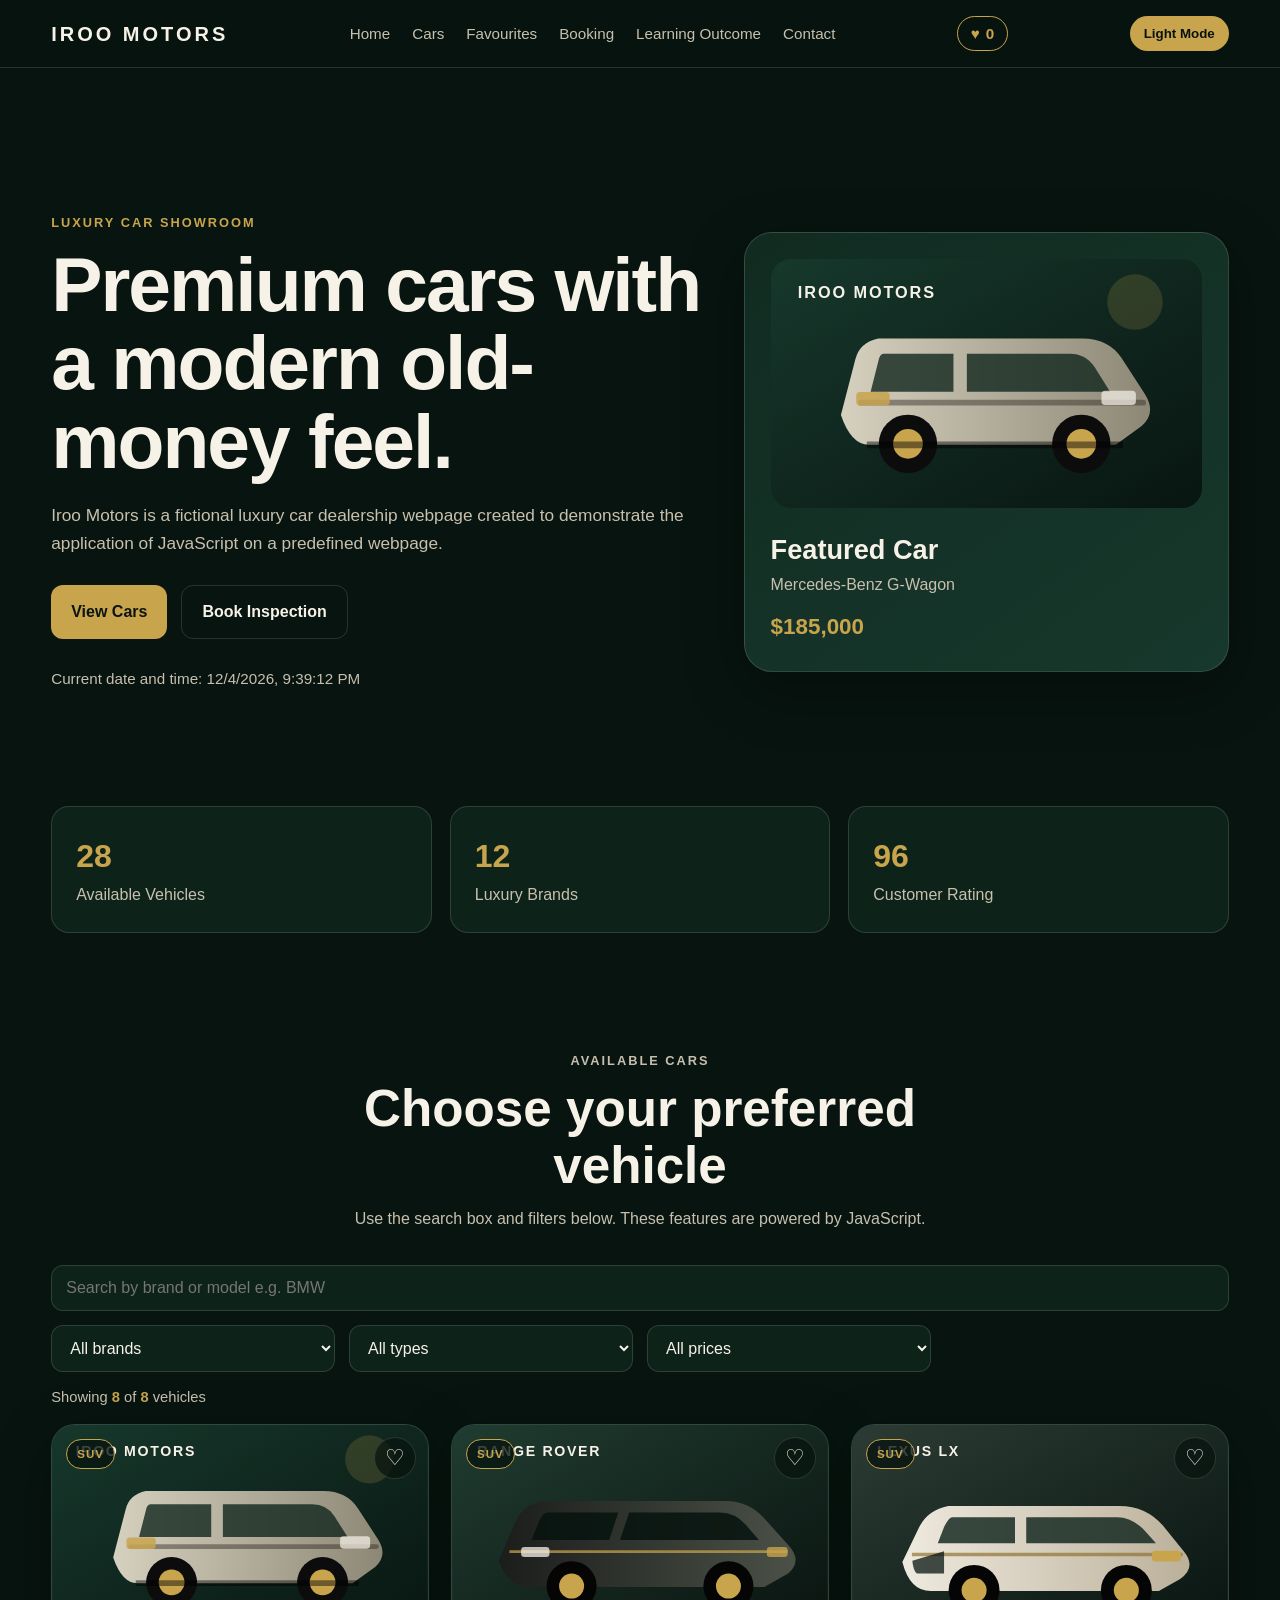
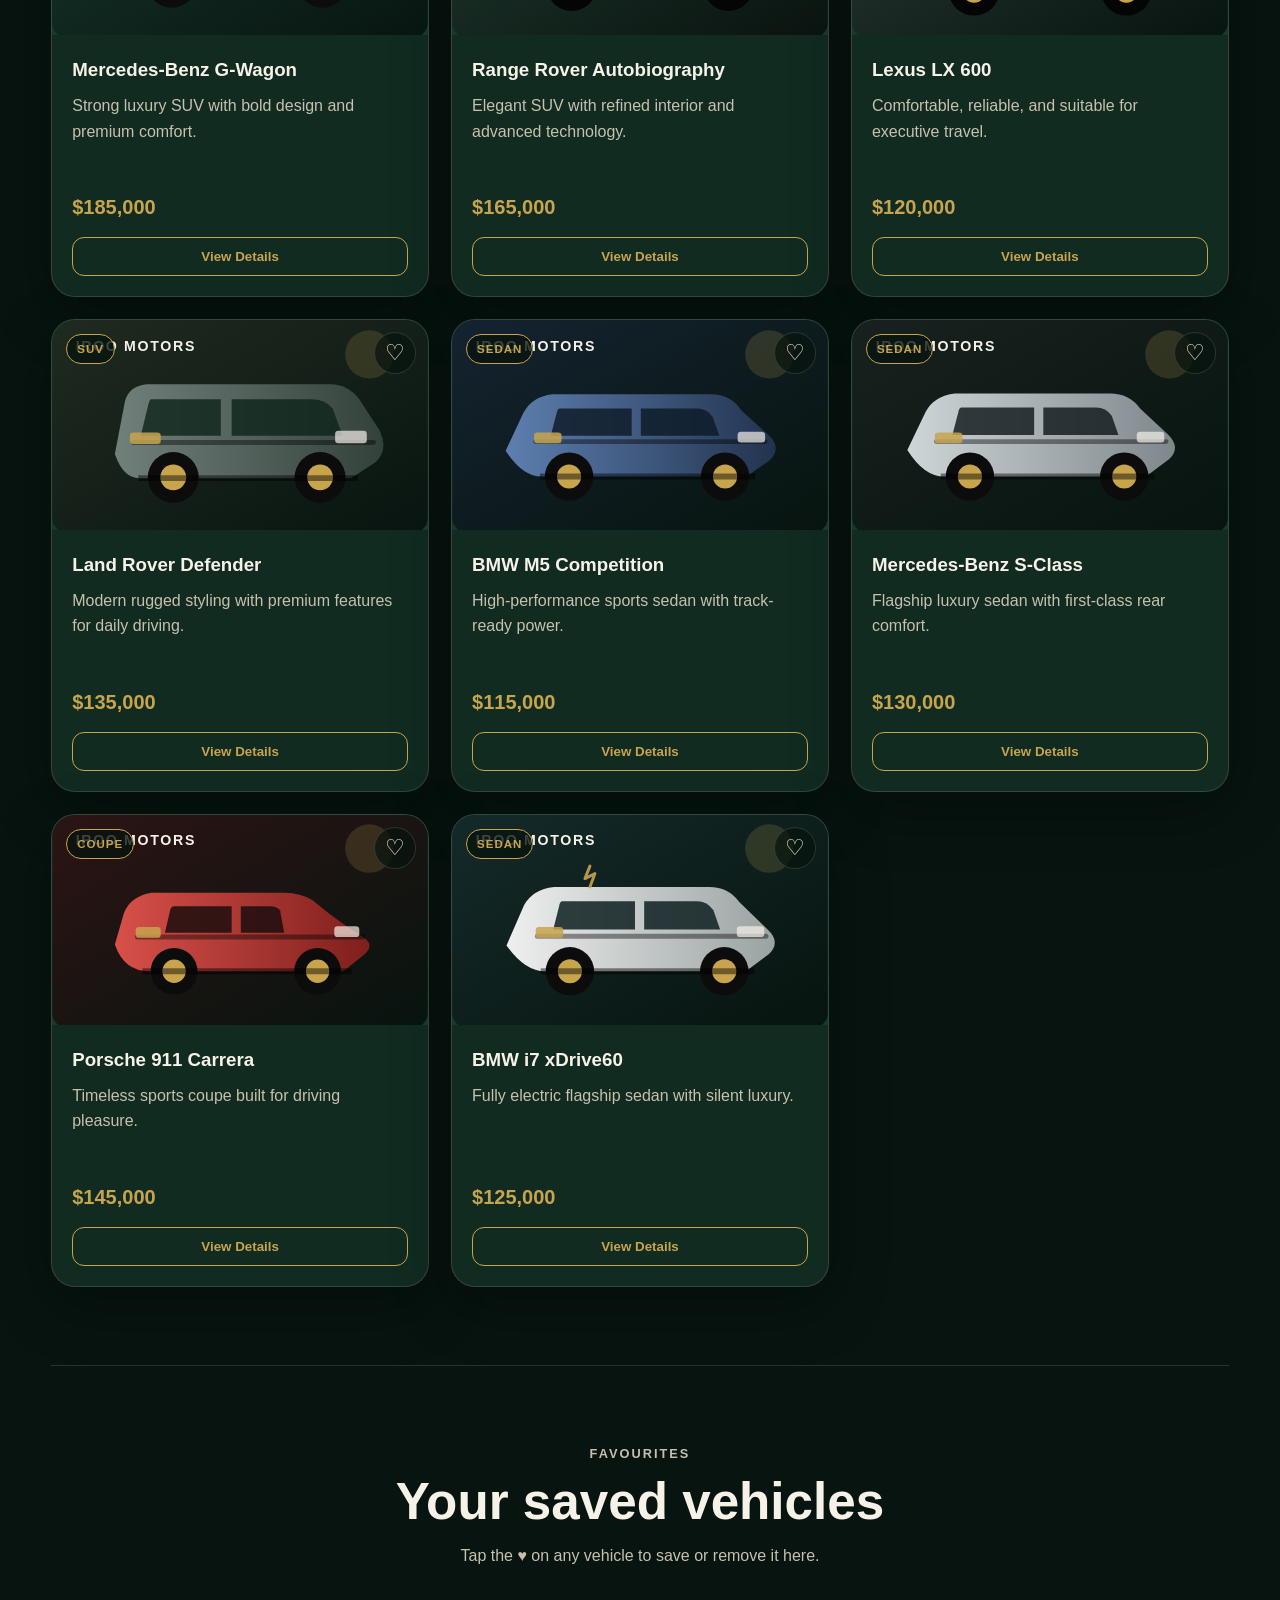
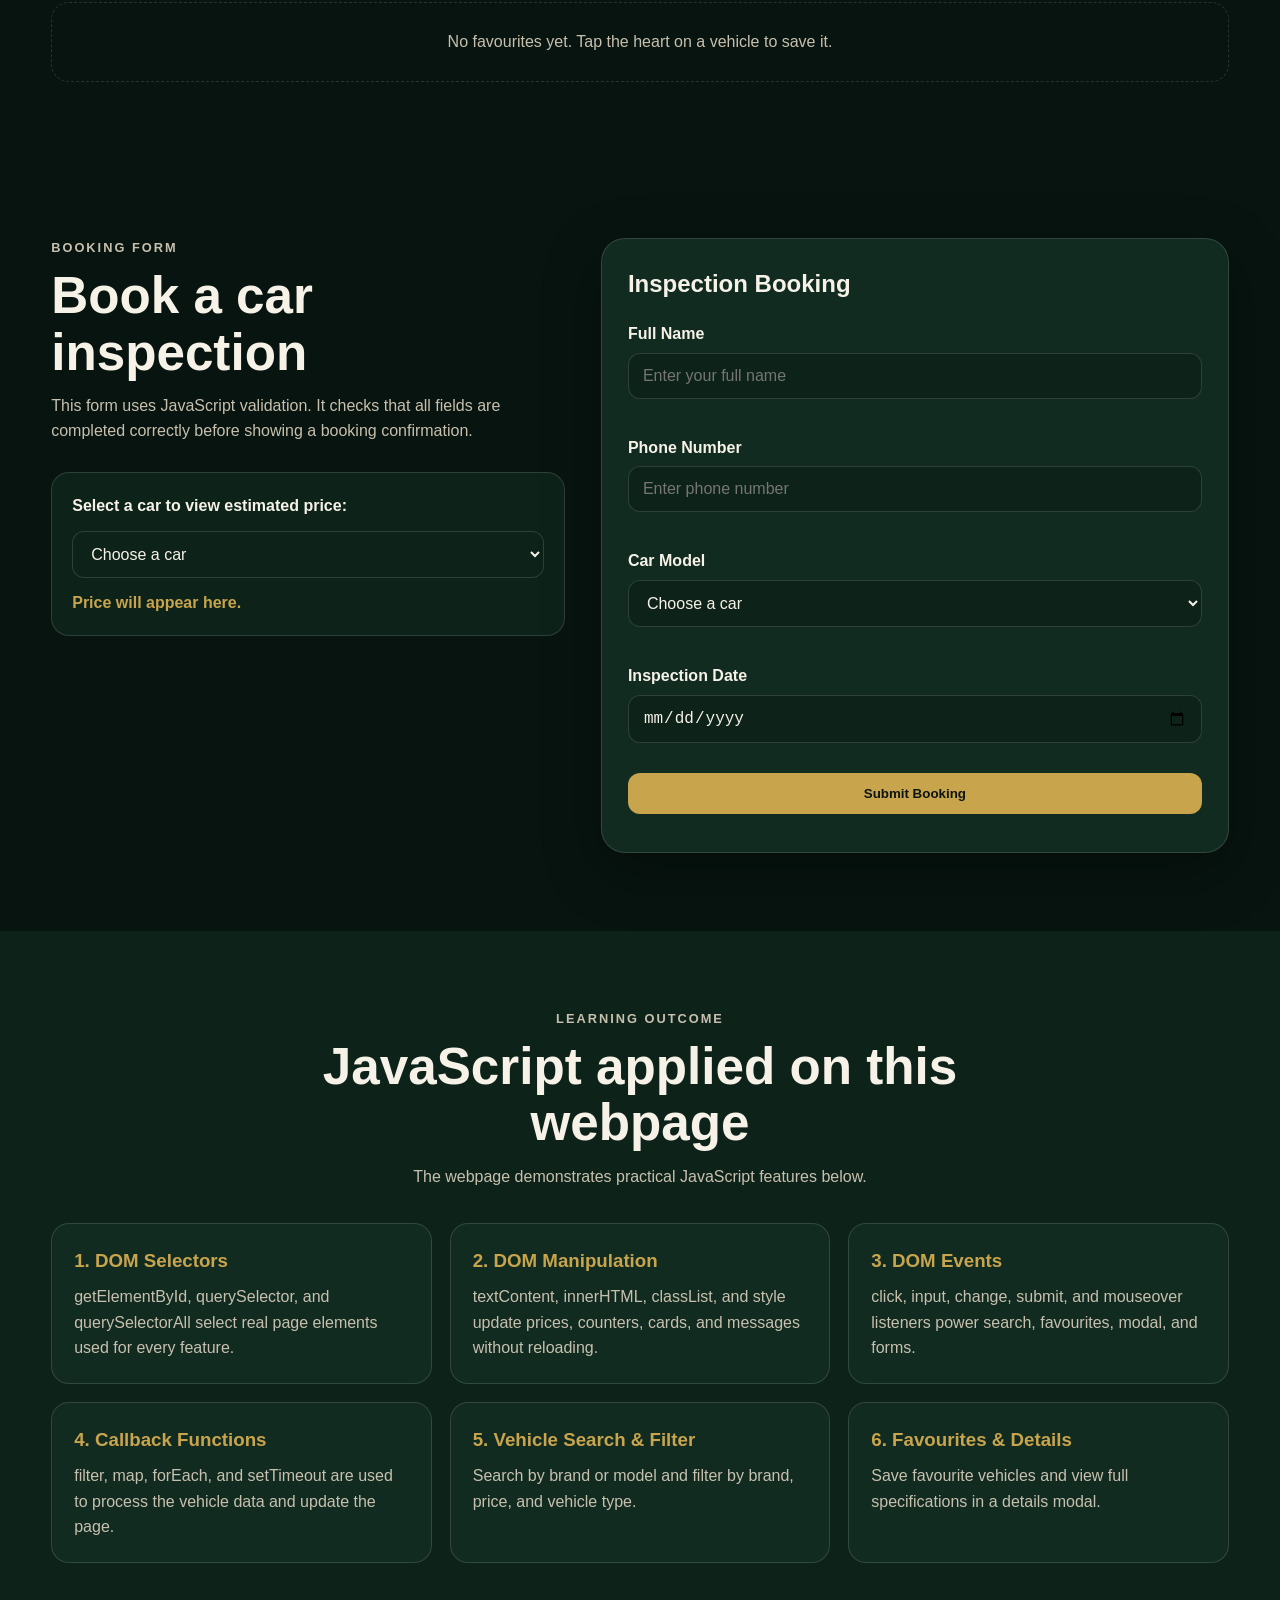
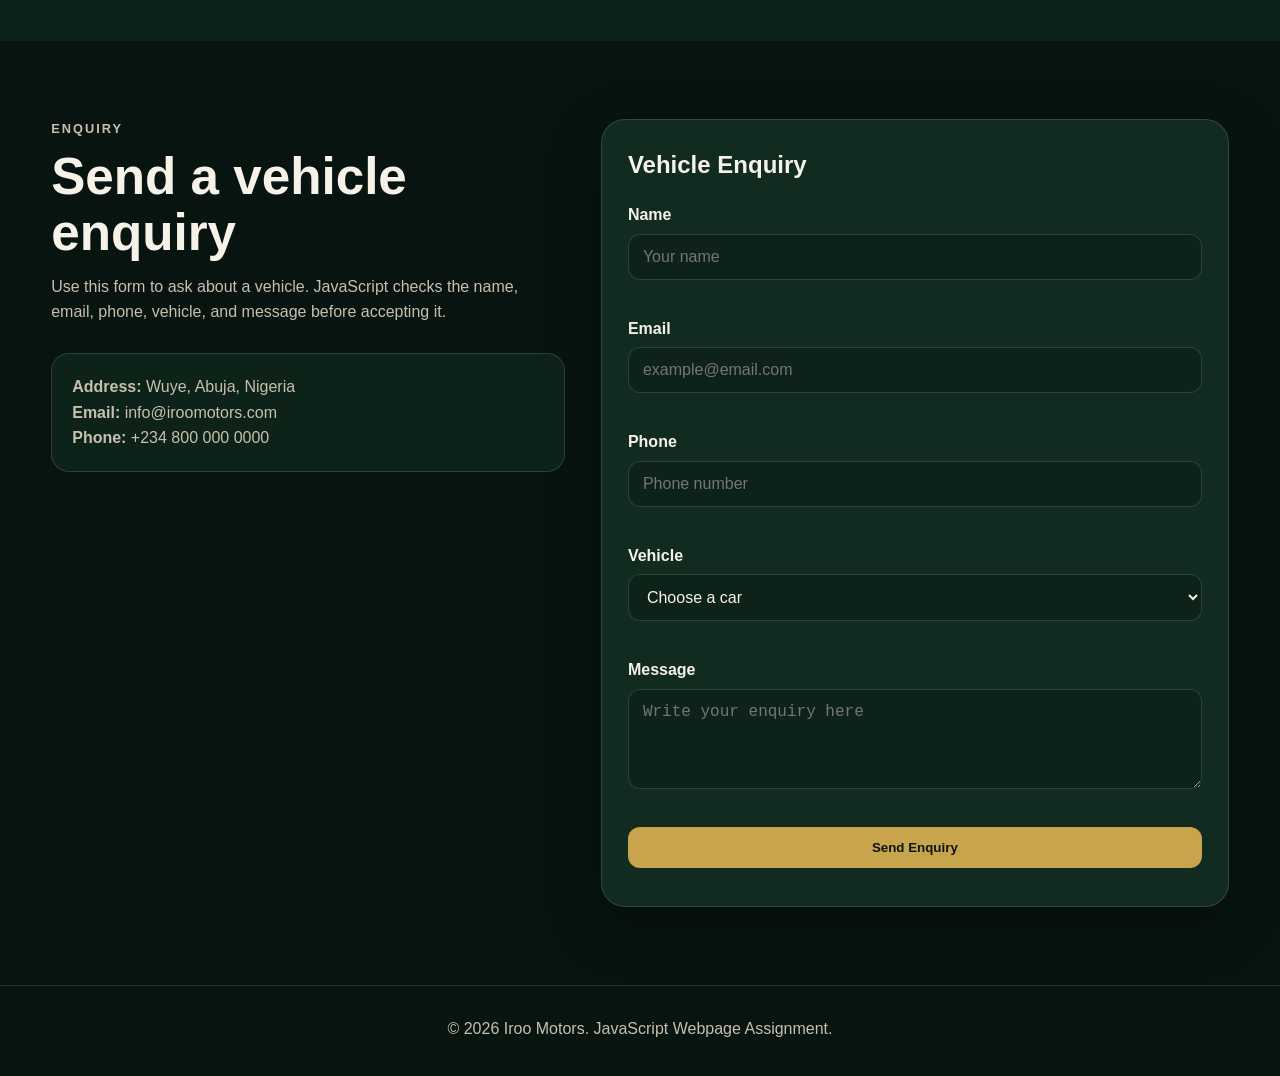
<file: week-6-deliverable/index.html>
<!DOCTYPE html>
<html lang="en">
<head>
    <meta charset="UTF-8">
    <meta name="viewport" content="width=device-width, initial-scale=1.0">
    <title>Iroo Motors | Luxury Car Showroom</title>
    <link rel="stylesheet" href="styles.css">
</head>
<body>
    <header class="site-header">
        <nav class="navbar">
            <a href="#home" class="brand">IROO MOTORS</a>
            <button class="menu-btn" id="menuBtn" aria-label="Open menu">☰</button>
            <ul class="nav-links" id="navLinks">
                <li><a href="#home">Home</a></li>
                <li><a href="#cars">Cars</a></li>
                <li><a href="#favourites">Favourites</a></li>
                <li><a href="#booking">Booking</a></li>
                <li><a href="#learning">Learning Outcome</a></li>
                <li><a href="#enquiry">Contact</a></li>
            </ul>
            <button class="fav-badge" id="favBadge" aria-label="View favourites">♥ <span id="favCount">0</span></button>
            <button class="theme-btn" id="themeToggle">Light Mode</button>
        </nav>
    </header>

    <main>
        <section id="home" class="hero">
            <div class="hero-content">
                <p class="label">Luxury Car Showroom</p>
                <h1>Premium cars with a modern old-money feel.</h1>
                <p class="hero-text">
                    Iroo Motors is a fictional luxury car dealership webpage created to demonstrate the application of JavaScript on a predefined webpage.
                </p>
                <div class="hero-actions">
                    <a href="#cars" class="btn primary">View Cars</a>
                    <a href="#booking" class="btn secondary">Book Inspection</a>
                </div>
                <p class="current-time">Current date and time: <span id="dateTime">Loading...</span></p>
            </div>
            <div class="hero-card">
                <img src="assets/g-wagon.svg" alt="Luxury car illustration">
                <h2>Featured Car</h2>
                <p>Mercedes-Benz G-Wagon</p>
                <span>$185,000</span>
            </div>
        </section>

        <section class="stats" aria-label="Showroom statistics">
            <div>
                <strong class="counter" data-target="28">0</strong>
                <span>Available Vehicles</span>
            </div>
            <div>
                <strong class="counter" data-target="12">0</strong>
                <span>Luxury Brands</span>
            </div>
            <div>
                <strong class="counter" data-target="96">0</strong>
                <span>Customer Rating</span>
            </div>
        </section>

        <section id="cars" class="section">
            <div class="section-title">
                <p class="label">Available Cars</p>
                <h2>Choose your preferred vehicle</h2>
                <p>Use the search box and filters below. These features are powered by JavaScript.</p>
            </div>

            <div class="controls">
                <input type="text" id="carSearch" placeholder="Search by brand or model e.g. BMW">
                <select id="brandFilter" aria-label="Filter by brand">
                    <option value="all">All brands</option>
                </select>
                <select id="typeFilter" aria-label="Filter by vehicle type">
                    <option value="all">All types</option>
                </select>
                <select id="budgetFilter" aria-label="Filter by price">
                    <option value="all">All prices</option>
                    <option value="low">Below $150,000</option>
                    <option value="high">$150,000 and above</option>
                </select>
            </div>

            <p id="resultsInfo" class="results-info" role="status"></p>

            <div class="car-grid" id="carGrid"></div>
            <p id="noCars" class="empty-message">No vehicles match your search.</p>
        </section>

        <section id="favourites" class="section favourites-section">
            <div class="section-title">
                <p class="label">Favourites</p>
                <h2>Your saved vehicles</h2>
                <p>Tap the ♥ on any vehicle to save or remove it here.</p>
            </div>
            <p id="favEmpty" class="empty-fav">No favourites yet. Tap the heart on a vehicle to save it.</p>
            <div class="fav-list" id="favList"></div>
        </section>

        <section id="booking" class="section split-section">
            <div>
                <p class="label">Booking Form</p>
                <h2>Book a car inspection</h2>
                <p>
                    This form uses JavaScript validation. It checks that all fields are completed correctly before showing a booking confirmation.
                </p>
                <div class="price-box">
                    <label for="carSelect">Select a car to view estimated price:</label>
                    <select id="carSelect">
                        <option value="">Choose a car</option>
                    </select>
                    <p id="priceOutput">Price will appear here.</p>
                </div>
            </div>

            <form id="bookingForm" class="form-card" novalidate>
                <h3>Inspection Booking</h3>
                <label for="fullName">Full Name</label>
                <input type="text" id="fullName" placeholder="Enter your full name">
                <small class="error" id="nameError"></small>

                <label for="phone">Phone Number</label>
                <input type="tel" id="phone" placeholder="Enter phone number">
                <small class="error" id="phoneError"></small>

                <label for="bookingCar">Car Model</label>
                <select id="bookingCar">
                    <option value="">Choose a car</option>
                </select>
                <small class="error" id="carError"></small>

                <label for="inspectionDate">Inspection Date</label>
                <input type="date" id="inspectionDate">
                <small class="error" id="dateError"></small>

                <button type="submit" class="btn primary full">Submit Booking</button>
                <p class="success-message" id="bookingSuccess"></p>
            </form>
        </section>

        <section id="learning" class="section learning-section">
            <div class="section-title">
                <p class="label">Learning Outcome</p>
                <h2>JavaScript applied on this webpage</h2>
                <p>The webpage demonstrates practical JavaScript features below.</p>
            </div>
            <div class="learning-grid">
                <div>
                    <h3>1. DOM Selectors</h3>
                    <p>getElementById, querySelector, and querySelectorAll select real page elements used for every feature.</p>
                </div>
                <div>
                    <h3>2. DOM Manipulation</h3>
                    <p>textContent, innerHTML, classList, and style update prices, counters, cards, and messages without reloading.</p>
                </div>
                <div>
                    <h3>3. DOM Events</h3>
                    <p>click, input, change, submit, and mouseover listeners power search, favourites, modal, and forms.</p>
                </div>
                <div>
                    <h3>4. Callback Functions</h3>
                    <p>filter, map, forEach, and setTimeout are used to process the vehicle data and update the page.</p>
                </div>
                <div>
                    <h3>5. Vehicle Search &amp; Filter</h3>
                    <p>Search by brand or model and filter by brand, price, and vehicle type.</p>
                </div>
                <div>
                    <h3>6. Favourites &amp; Details</h3>
                    <p>Save favourite vehicles and view full specifications in a details modal.</p>
                </div>
            </div>
        </section>

        <section id="enquiry" class="section split-section contact-section">
            <div>
                <p class="label">Enquiry</p>
                <h2>Send a vehicle enquiry</h2>
                <p>Use this form to ask about a vehicle. JavaScript checks the name, email, phone, vehicle, and message before accepting it.</p>
                <div class="contact-details">
                    <p><strong>Address:</strong> Wuye, Abuja, Nigeria</p>
                    <p><strong>Email:</strong> info@iroomotors.com</p>
                    <p><strong>Phone:</strong> +234 800 000 0000</p>
                </div>
            </div>

            <form id="enquiryForm" class="form-card" novalidate>
                <h3>Vehicle Enquiry</h3>
                <label for="enquiryName">Name</label>
                <input type="text" id="enquiryName" placeholder="Your name">
                <small class="error" id="enquiryNameError"></small>

                <label for="enquiryEmail">Email</label>
                <input type="email" id="enquiryEmail" placeholder="example@email.com">
                <small class="error" id="enquiryEmailError"></small>

                <label for="enquiryPhone">Phone</label>
                <input type="tel" id="enquiryPhone" placeholder="Phone number">
                <small class="error" id="enquiryPhoneError"></small>

                <label for="enquiryVehicle">Vehicle</label>
                <select id="enquiryVehicle">
                    <option value="">Choose a vehicle</option>
                </select>
                <small class="error" id="enquiryVehicleError"></small>

                <label for="message">Message</label>
                <textarea id="message" rows="4" placeholder="Write your enquiry here"></textarea>
                <small class="error" id="messageError"></small>

                <button type="submit" class="btn primary full">Send Enquiry</button>
                <p class="success-message" id="enquirySuccess"></p>
            </form>
        </section>
    </main>

    <div class="modal" id="carModal" aria-hidden="true">
        <div class="modal-content">
            <button class="close-modal" id="closeModal">×</button>
            <div id="modalBody"></div>
        </div>
    </div>

    <footer>
        <p>&copy; 2026 Iroo Motors. JavaScript Webpage Assignment.</p>
    </footer>

    <script src="script.js"></script>
</body>
</html>
</file>
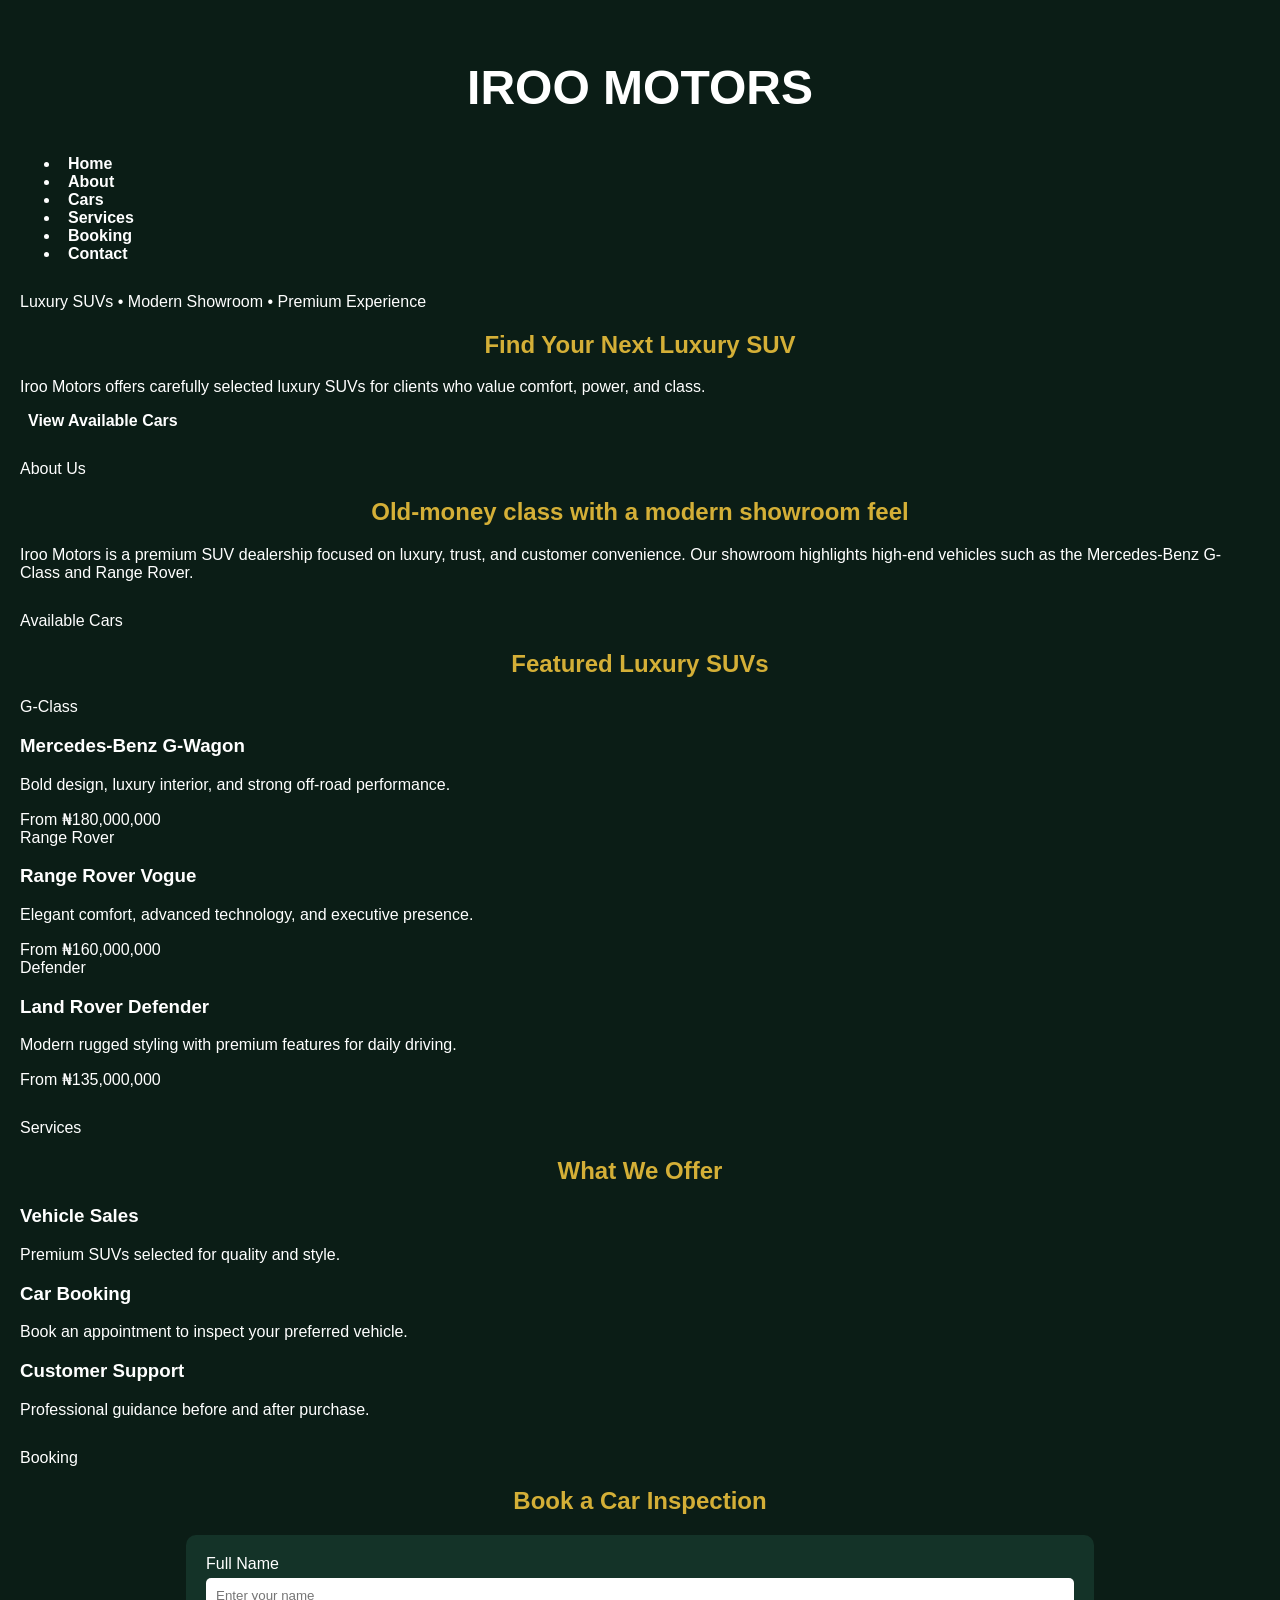
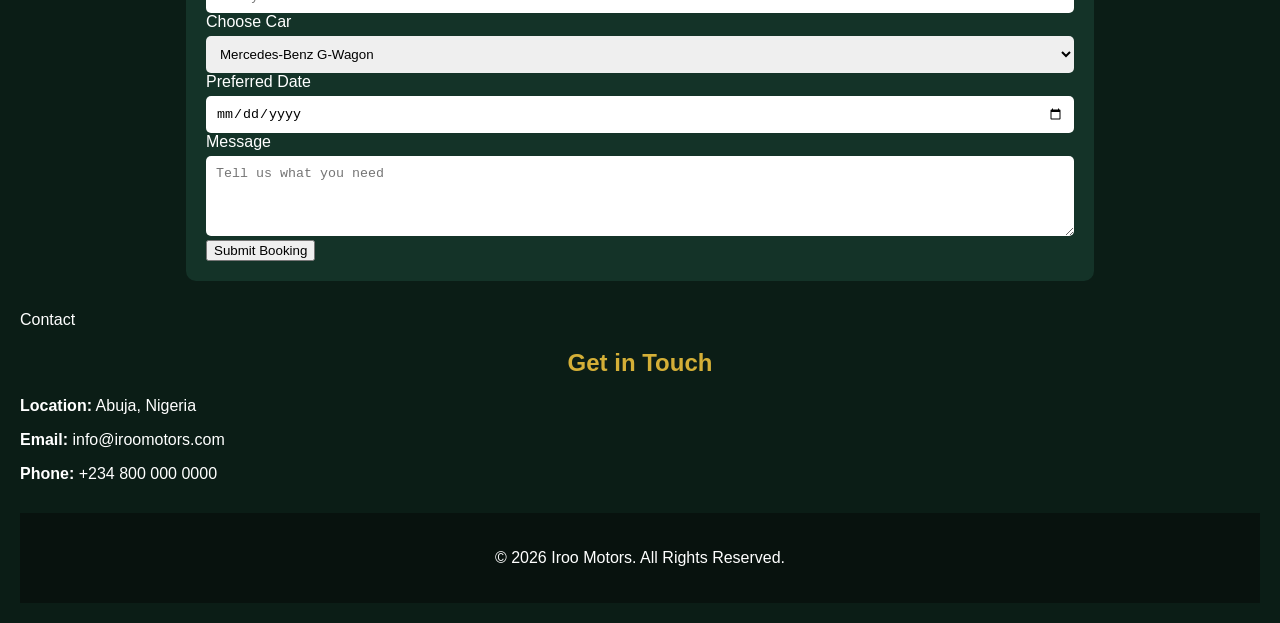
<file: index(3).html>
<!DOCTYPE html>
<html lang="en">
<head>
    <meta charset="UTF-8">
    <meta name="viewport" content="width=device-width, initial-scale=1.0">
    <title>Iroo Motors | Luxury SUV Showroom</title>
    <link rel="stylesheet" href="style.css">
</head>
<body>
    <header class="hero" id="home">
        <nav class="navbar">
            <h1 class="logo">IROO MOTORS</h1>
            <ul class="nav-links">
                <li><a href="#home">Home</a></li>
                <li><a href="#about">About</a></li>
                <li><a href="#cars">Cars</a></li>
                <li><a href="#services">Services</a></li>
                <li><a href="#booking">Booking</a></li>
                <li><a href="#contact">Contact</a></li>
            </ul>
        </nav>

        <section class="hero-content">
            <p class="tagline">Luxury SUVs • Modern Showroom • Premium Experience</p>
            <h2>Find Your Next Luxury SUV</h2>
            <p class="hero-text">
                Iroo Motors offers carefully selected luxury SUVs for clients who value comfort, power, and class.
            </p>
            <a class="btn" href="#cars">View Available Cars</a>
        </section>
    </header>

    <main>
        <section class="section" id="about">
            <div class="section-heading">
                <p class="small-title">About Us</p>
                <h2>Old-money class with a modern showroom feel</h2>
            </div>
            <p class="about-text">
                Iroo Motors is a premium SUV dealership focused on luxury, trust, and customer convenience.
                Our showroom highlights high-end vehicles such as the Mercedes-Benz G-Class and Range Rover.
            </p>
        </section>

        <section class="section dark-section" id="cars">
            <div class="section-heading">
                <p class="small-title">Available Cars</p>
                <h2>Featured Luxury SUVs</h2>
            </div>

            <div class="car-container">
                <article class="car-card">
                    <div class="vehicle-art g-wagon">G-Class</div>
                    <h3>Mercedes-Benz G-Wagon</h3>
                    <p>Bold design, luxury interior, and strong off-road performance.</p>
                    <span class="price">From ₦180,000,000</span>
                </article>

                <article class="car-card">
                    <div class="vehicle-art range-rover">Range Rover</div>
                    <h3>Range Rover Vogue</h3>
                    <p>Elegant comfort, advanced technology, and executive presence.</p>
                    <span class="price">From ₦160,000,000</span>
                </article>

                <article class="car-card">
                    <div class="vehicle-art defender">Defender</div>
                    <h3>Land Rover Defender</h3>
                    <p>Modern rugged styling with premium features for daily driving.</p>
                    <span class="price">From ₦135,000,000</span>
                </article>
            </div>
        </section>

        <section class="section" id="services">
            <div class="section-heading">
                <p class="small-title">Services</p>
                <h2>What We Offer</h2>
            </div>

            <div class="service-container">
                <div class="service-box">
                    <h3>Vehicle Sales</h3>
                    <p>Premium SUVs selected for quality and style.</p>
                </div>
                <div class="service-box">
                    <h3>Car Booking</h3>
                    <p>Book an appointment to inspect your preferred vehicle.</p>
                </div>
                <div class="service-box">
                    <h3>Customer Support</h3>
                    <p>Professional guidance before and after purchase.</p>
                </div>
            </div>
        </section>

        <section class="section form-section" id="booking">
            <div class="section-heading">
                <p class="small-title">Booking</p>
                <h2>Book a Car Inspection</h2>
            </div>

            <form>
                <label for="name">Full Name</label>
                <input type="text" id="name" name="name" placeholder="Enter your name">

                <label for="car">Choose Car</label>
                <select id="car" name="car">
                    <option>Mercedes-Benz G-Wagon</option>
                    <option>Range Rover Vogue</option>
                    <option>Land Rover Defender</option>
                </select>

                <label for="date">Preferred Date</label>
                <input type="date" id="date" name="date">

                <label for="message">Message</label>
                <textarea id="message" name="message" rows="4" placeholder="Tell us what you need"></textarea>

                <button type="submit">Submit Booking</button>
            </form>
        </section>

        <section class="section" id="contact">
            <div class="section-heading">
                <p class="small-title">Contact</p>
                <h2>Get in Touch</h2>
            </div>

            <div class="contact-box">
                <p><strong>Location:</strong> Abuja, Nigeria</p>
                <p><strong>Email:</strong> info@iroomotors.com</p>
                <p><strong>Phone:</strong> +234 800 000 0000</p>
            </div>
        </section>
    </main>

    <footer>
        <p>&copy; 2026 Iroo Motors. All Rights Reserved.</p>
    </footer>
</body>
</html>
</file>
<file: week-6-deliverable/styles.css>
:root {
    --bg: #07140f;
    --bg-soft: #0d231a;
    --card: #112b21;
    --card-light: #17382c;
    --text: #f7f2e8;
    --muted: #c8c0ae;
    --gold: #c8a44d;
    --gold-dark: #8f7130;
    --line: rgba(247, 242, 232, 0.14);
    --danger: #ff9b9b;
    --success: #9ff0bd;
    --shadow: 0 18px 60px rgba(0, 0, 0, 0.28);
}

body.light-theme {
    --bg: #f5f1e8;
    --bg-soft: #ffffff;
    --card: #ffffff;
    --card-light: #f0eadc;
    --text: #102017;
    --muted: #555047;
    --gold: #9c7728;
    --gold-dark: #6f551e;
    --line: rgba(16, 32, 23, 0.14);
    --shadow: 0 18px 60px rgba(80, 60, 20, 0.15);
}

* {
    margin: 0;
    padding: 0;
    box-sizing: border-box;
}

html {
    scroll-behavior: smooth;
}

body {
    font-family: Arial, Helvetica, sans-serif;
    background: var(--bg);
    color: var(--text);
    line-height: 1.6;
}

img {
    max-width: 100%;
    display: block;
}

.site-header {
    position: sticky;
    top: 0;
    z-index: 10;
    background: rgba(7, 20, 15, 0.88);
    backdrop-filter: blur(12px);
    border-bottom: 1px solid var(--line);
}

body.light-theme .site-header {
    background: rgba(245, 241, 232, 0.9);
}

.navbar {
    width: min(1180px, 92%);
    margin: auto;
    display: flex;
    align-items: center;
    justify-content: space-between;
    padding: 16px 0;
    gap: 20px;
}

.brand {
    color: var(--text);
    text-decoration: none;
    font-size: 1.25rem;
    font-weight: 800;
    letter-spacing: 3px;
    white-space: nowrap;
}

.nav-links {
    display: flex;
    align-items: center;
    gap: 22px;
    list-style: none;
}

.nav-links a {
    color: var(--muted);
    text-decoration: none;
    font-size: 0.95rem;
}

.nav-links a:hover {
    color: var(--gold);
}

.menu-btn,
.theme-btn,
.details-btn,
.close-modal,
.fav-btn,
.fav-badge {
    border: none;
    cursor: pointer;
    font-family: inherit;
}

.menu-btn {
    display: none;
    background: transparent;
    color: var(--text);
    font-size: 1.7rem;
}

.theme-btn {
    background: var(--gold);
    color: #0b120e;
    padding: 10px 14px;
    border-radius: 999px;
    font-weight: 700;
    white-space: nowrap;
}

.fav-badge {
    display: inline-flex;
    align-items: center;
    gap: 6px;
    background: transparent;
    color: var(--gold);
    border: 1px solid var(--gold);
    padding: 8px 13px;
    border-radius: 999px;
    font-weight: 800;
    font-size: 0.95rem;
    transition: background 0.25s ease, color 0.25s ease;
}

.fav-badge.active {
    background: var(--gold);
    color: #0b120e;
}

.hero {
    width: min(1180px, 92%);
    margin: auto;
    min-height: 82vh;
    display: grid;
    grid-template-columns: 1.15fr 0.85fr;
    align-items: center;
    gap: 36px;
    padding: 80px 0 50px;
}

.hero-content h1 {
    font-size: clamp(2.45rem, 6vw, 5.2rem);
    line-height: 1.02;
    letter-spacing: -2px;
    margin: 12px 0 22px;
}

.label {
    color: var(--gold);
    text-transform: uppercase;
    letter-spacing: 2px;
    font-weight: 800;
    font-size: 0.8rem;
}

.hero-text {
    color: var(--muted);
    max-width: 650px;
    font-size: 1.08rem;
}

.hero-actions {
    display: flex;
    gap: 14px;
    flex-wrap: wrap;
    margin: 28px 0;
}

.btn {
    display: inline-flex;
    align-items: center;
    justify-content: center;
    padding: 13px 20px;
    border-radius: 12px;
    text-decoration: none;
    font-weight: 800;
    border: none;
    cursor: pointer;
    font-family: inherit;
}

.btn.primary {
    background: var(--gold);
    color: #0d140f;
}

.btn.secondary {
    color: var(--text);
    border: 1px solid var(--line);
    background: transparent;
}

.btn.full {
    width: 100%;
    margin-top: 8px;
}

.current-time {
    color: var(--muted);
    font-size: 0.95rem;
}

.hero-card {
    background: linear-gradient(145deg, var(--card), var(--card-light));
    border: 1px solid var(--line);
    border-radius: 28px;
    padding: 26px;
    box-shadow: var(--shadow);
}

.hero-card img {
    margin-bottom: 20px;
    border-radius: 20px;
}

.hero-card h2 {
    font-size: 1.7rem;
}

.hero-card p {
    color: var(--muted);
}

.hero-card span {
    display: inline-block;
    margin-top: 12px;
    color: var(--gold);
    font-size: 1.4rem;
    font-weight: 900;
}

.stats {
    width: min(1180px, 92%);
    margin: 0 auto 40px;
    display: grid;
    grid-template-columns: repeat(3, 1fr);
    gap: 18px;
}

.stats div {
    padding: 24px;
    border: 1px solid var(--line);
    border-radius: 18px;
    background: var(--bg-soft);
}

.stats strong {
    display: block;
    color: var(--gold);
    font-size: 2rem;
}

.stats span {
    color: var(--muted);
}

.section {
    width: min(1180px, 92%);
    margin: auto;
    padding: 78px 0;
}

.section-title {
    text-align: center;
    max-width: 700px;
    margin: 0 auto 34px;
}

.section-title h2,
.split-section h2 {
    font-size: clamp(2rem, 4vw, 3.4rem);
    line-height: 1.1;
    margin: 10px 0 12px;
}

.section-title p,
.split-section p {
    color: var(--muted);
}

.controls {
    display: grid;
    grid-template-columns: 1fr 1fr 1fr 1fr;
    gap: 14px;
    margin-bottom: 14px;
}

#carSearch {
    grid-column: 1 / -1;
}

input,
select,
textarea {
    width: 100%;
    background: var(--bg-soft);
    color: var(--text);
    border: 1px solid var(--line);
    border-radius: 12px;
    padding: 13px 14px;
    font-size: 1rem;
    outline: none;
}

input:focus,
select:focus,
textarea:focus {
    border-color: var(--gold);
}

.results-info {
    color: var(--muted);
    font-size: 0.92rem;
    margin-bottom: 14px;
}

.results-info strong {
    color: var(--gold);
}

.car-grid {
    display: grid;
    grid-template-columns: repeat(3, 1fr);
    gap: 22px;
}

.car-card {
    background: var(--card);
    border: 1px solid var(--line);
    border-radius: 24px;
    overflow: hidden;
    box-shadow: var(--shadow);
    transition: transform 0.25s ease, border-color 0.25s ease, box-shadow 0.25s ease;
}

/* class added by the mouseover event */
.car-card.card-hover {
    transform: translateY(-6px);
    border-color: var(--gold);
    box-shadow: 0 26px 70px rgba(0, 0, 0, 0.38);
}

.card-media {
    position: relative;
}

.card-media img {
    width: 100%;
    height: 210px;
    object-fit: cover;
    background: var(--card-light);
}

.type-badge {
    position: absolute;
    top: 14px;
    left: 14px;
    background: rgba(7, 20, 15, 0.78);
    color: var(--gold);
    border: 1px solid var(--gold);
    font-size: 0.72rem;
    font-weight: 800;
    letter-spacing: 1px;
    text-transform: uppercase;
    padding: 5px 10px;
    border-radius: 999px;
}

.fav-btn {
    position: absolute;
    top: 12px;
    right: 12px;
    width: 42px;
    height: 42px;
    border-radius: 50%;
    background: rgba(7, 20, 15, 0.72);
    border: 1px solid var(--line);
    color: var(--text);
    font-size: 1.35rem;
    line-height: 1;
    display: flex;
    align-items: center;
    justify-content: center;
    transition: transform 0.2s ease, background 0.2s ease, color 0.2s ease;
}

.fav-btn:hover {
    transform: scale(1.12);
}

.fav-btn.active {
    background: var(--gold);
    color: #0b120e;
    border-color: var(--gold);
}

.car-info {
    padding: 20px;
}

.car-info h3 {
    margin-bottom: 8px;
}

.car-info p {
    color: var(--muted);
    min-height: 76px;
}

.car-info .hover-hint {
    min-height: 0;
    font-size: 0.85rem;
    margin-top: 8px;
    opacity: 0;
    max-height: 0;
    overflow: hidden;
    transition: opacity 0.3s ease, max-height 0.3s ease;
}

/* the hover-hint is revealed by the mouseover / mouseout events */
.car-card.card-hover .hover-hint {
    opacity: 1;
    max-height: 40px;
}

.car-info strong {
    display: block;
    color: var(--gold);
    font-size: 1.25rem;
    margin: 14px 0;
}

.details-btn {
    width: 100%;
    background: transparent;
    border: 1px solid var(--gold);
    color: var(--gold);
    padding: 11px;
    border-radius: 12px;
    font-weight: 800;
    transition: background 0.25s ease, color 0.25s ease;
}

.car-card.card-hover .details-btn {
    background: var(--gold);
    color: #0d140f;
}

.empty-message {
    display: none;
    text-align: center;
    color: var(--muted);
    margin-top: 20px;
}

.hidden {
    display: none !important;
}

/* ===== Favourites ===== */
.favourites-section {
    border-top: 1px solid var(--line);
}

.empty-fav {
    text-align: center;
    color: var(--muted);
    padding: 26px;
    border: 1px dashed var(--line);
    border-radius: 18px;
}

.fav-list {
    display: grid;
    grid-template-columns: repeat(2, 1fr);
    gap: 18px;
}

.fav-item {
    display: grid;
    grid-template-columns: 160px 1fr auto;
    align-items: center;
    gap: 18px;
    background: var(--bg-soft);
    border: 1px solid var(--line);
    border-radius: 18px;
    padding: 14px;
}

.fav-item img {
    width: 100%;
    height: 96px;
    object-fit: cover;
    border-radius: 12px;
    background: var(--card-light);
}

.fav-item h4 {
    font-size: 1.02rem;
    margin-bottom: 4px;
}

.fav-item span {
    color: var(--gold);
    font-weight: 800;
}

.fav-remove {
    background: transparent;
    border: 1px solid var(--danger);
    color: var(--danger);
    padding: 9px 14px;
    border-radius: 10px;
    font-weight: 700;
    font-family: inherit;
    cursor: pointer;
    white-space: nowrap;
}

.fav-remove:hover {
    background: var(--danger);
    color: #0b120e;
}

.split-section {
    display: grid;
    grid-template-columns: 0.9fr 1.1fr;
    gap: 36px;
    align-items: start;
}

.price-box,
.contact-details {
    margin-top: 28px;
    background: var(--bg-soft);
    border: 1px solid var(--line);
    border-radius: 18px;
    padding: 20px;
}

.price-box label {
    font-weight: 800;
}

.price-box select {
    margin: 12px 0;
}

#priceOutput {
    color: var(--gold);
    font-weight: 900;
}

.form-card {
    background: var(--card);
    border: 1px solid var(--line);
    border-radius: 24px;
    padding: 26px;
    box-shadow: var(--shadow);
}

.form-card h3 {
    font-size: 1.5rem;
    margin-bottom: 18px;
}

.form-card label {
    display: block;
    margin: 14px 0 6px;
    font-weight: 700;
}

.error {
    display: block;
    min-height: 18px;
    color: var(--danger);
    font-size: 0.87rem;
    margin-top: 4px;
}

.success-message {
    color: var(--success) !important;
    font-weight: 800;
    margin-top: 12px;
}

.learning-section {
    background: var(--bg-soft);
    width: 100%;
    padding-left: max(4%, calc((100% - 1180px) / 2));
    padding-right: max(4%, calc((100% - 1180px) / 2));
}

.learning-grid {
    display: grid;
    grid-template-columns: repeat(3, 1fr);
    gap: 18px;
}

.learning-grid div {
    background: var(--card);
    border: 1px solid var(--line);
    border-radius: 18px;
    padding: 22px;
}

.learning-grid h3 {
    color: var(--gold);
    margin-bottom: 8px;
}

.learning-grid p {
    color: var(--muted);
}

.modal {
    position: fixed;
    inset: 0;
    background: rgba(0, 0, 0, 0.65);
    display: none;
    align-items: center;
    justify-content: center;
    z-index: 50;
    padding: 20px;
}

.modal.show {
    display: flex;
}

.modal-content {
    width: min(560px, 100%);
    background: var(--card);
    border: 1px solid var(--line);
    border-radius: 24px;
    padding: 28px;
    position: relative;
    box-shadow: var(--shadow);
    max-height: 88vh;
    overflow-y: auto;
}

.close-modal {
    position: absolute;
    top: 14px;
    right: 16px;
    background: transparent;
    color: var(--text);
    font-size: 2rem;
    z-index: 2;
}

.modal-img {
    width: 100%;
    border-radius: 16px;
    margin-bottom: 16px;
    background: var(--card-light);
}

#modalBody h2 {
    font-size: 1.6rem;
    margin-bottom: 8px;
}

.modal-desc {
    color: var(--muted);
    margin-bottom: 16px;
}

.spec-list {
    display: grid;
    grid-template-columns: 1fr 1fr;
    gap: 10px;
    margin: 16px 0;
}

.spec-row {
    background: var(--bg-soft);
    border: 1px solid var(--line);
    border-radius: 12px;
    padding: 12px 14px;
}

.spec-row span {
    display: block;
    font-size: 0.72rem;
    text-transform: uppercase;
    letter-spacing: 1px;
    color: var(--muted);
    margin-bottom: 2px;
}

.spec-row strong {
    color: var(--text);
    font-size: 1rem;
}

.modal-price {
    color: var(--gold);
    font-size: 1.6rem;
    font-weight: 900;
}

footer {
    text-align: center;
    padding: 30px;
    color: var(--muted);
    border-top: 1px solid var(--line);
}

@media (max-width: 900px) {
    .hero,
    .split-section {
        grid-template-columns: 1fr;
    }

    .car-grid,
    .learning-grid {
        grid-template-columns: 1fr 1fr;
    }

    .fav-list {
        grid-template-columns: 1fr;
    }
}

@media (max-width: 720px) {
    .menu-btn {
        display: block;
    }

    .nav-links {
        position: absolute;
        top: 70px;
        left: 4%;
        right: 4%;
        display: none;
        flex-direction: column;
        align-items: flex-start;
        background: var(--card);
        border: 1px solid var(--line);
        border-radius: 18px;
        padding: 18px;
    }

    .nav-links.show {
        display: flex;
    }

    .navbar {
        gap: 10px;
    }

    .theme-btn {
        padding: 8px 10px;
        font-size: 0.85rem;
    }

    .fav-badge {
        padding: 8px 11px;
        font-size: 0.9rem;
    }

    .hero {
        padding-top: 46px;
    }

    .stats,
    .car-grid,
    .learning-grid,
    .controls {
        grid-template-columns: 1fr;
    }

    #carSearch {
        grid-column: auto;
    }

    .fav-item {
        grid-template-columns: 120px 1fr;
    }

    .fav-remove {
        grid-column: 1 / -1;
        width: 100%;
    }

    .spec-list {
        grid-template-columns: 1fr;
    }
}
</file>
<file: style.css>
body {
    background-color: #0B1D16;
    color: white;
    font-family: Arial, sans-serif;
    margin: 0;
    padding: 20px;
}

h1 {
    text-align: center;
    color: white;
    font-size: 3rem;
}

h2 {
    text-align: center;
    color: #D4AF37;
}

a {
    color: white;
    text-decoration: none;
    font-weight: bold;
    padding: 8px;
}

a:hover {
    color: #D4AF37;
}

hr {
    border: 1px solid #D4AF37;
}

section {
    margin: 30px 0;
}

img {
    max-width: 100%;
    border-radius: 10px;
}

table {
    width: 100%;
    border-collapse: collapse;
    background-color: #143328;
}

th {
    background-color: #D4AF37;
    color: black;
}

th, td {
    border: 1px solid white;
    padding: 10px;
    text-align: center;
}

form {
    width: 70%;
    margin: auto;
    padding: 20px;
    background-color: #143328;
    border-radius: 10px;
}

input, textarea, select {
    width: 100%;
    padding: 10px;
    margin-top: 5px;
    border: none;
    border-radius: 5px;
    box-sizing: border-box;
}

input[type="radio"] {
    width: auto;
}

input[type="submit"] {
    background-color: #D4AF37;
    color: black;
    font-weight: bold;
    cursor: pointer;
}

footer {
    text-align: center;
    padding: 20px;
    background-color: #08120E;
}
</file>
